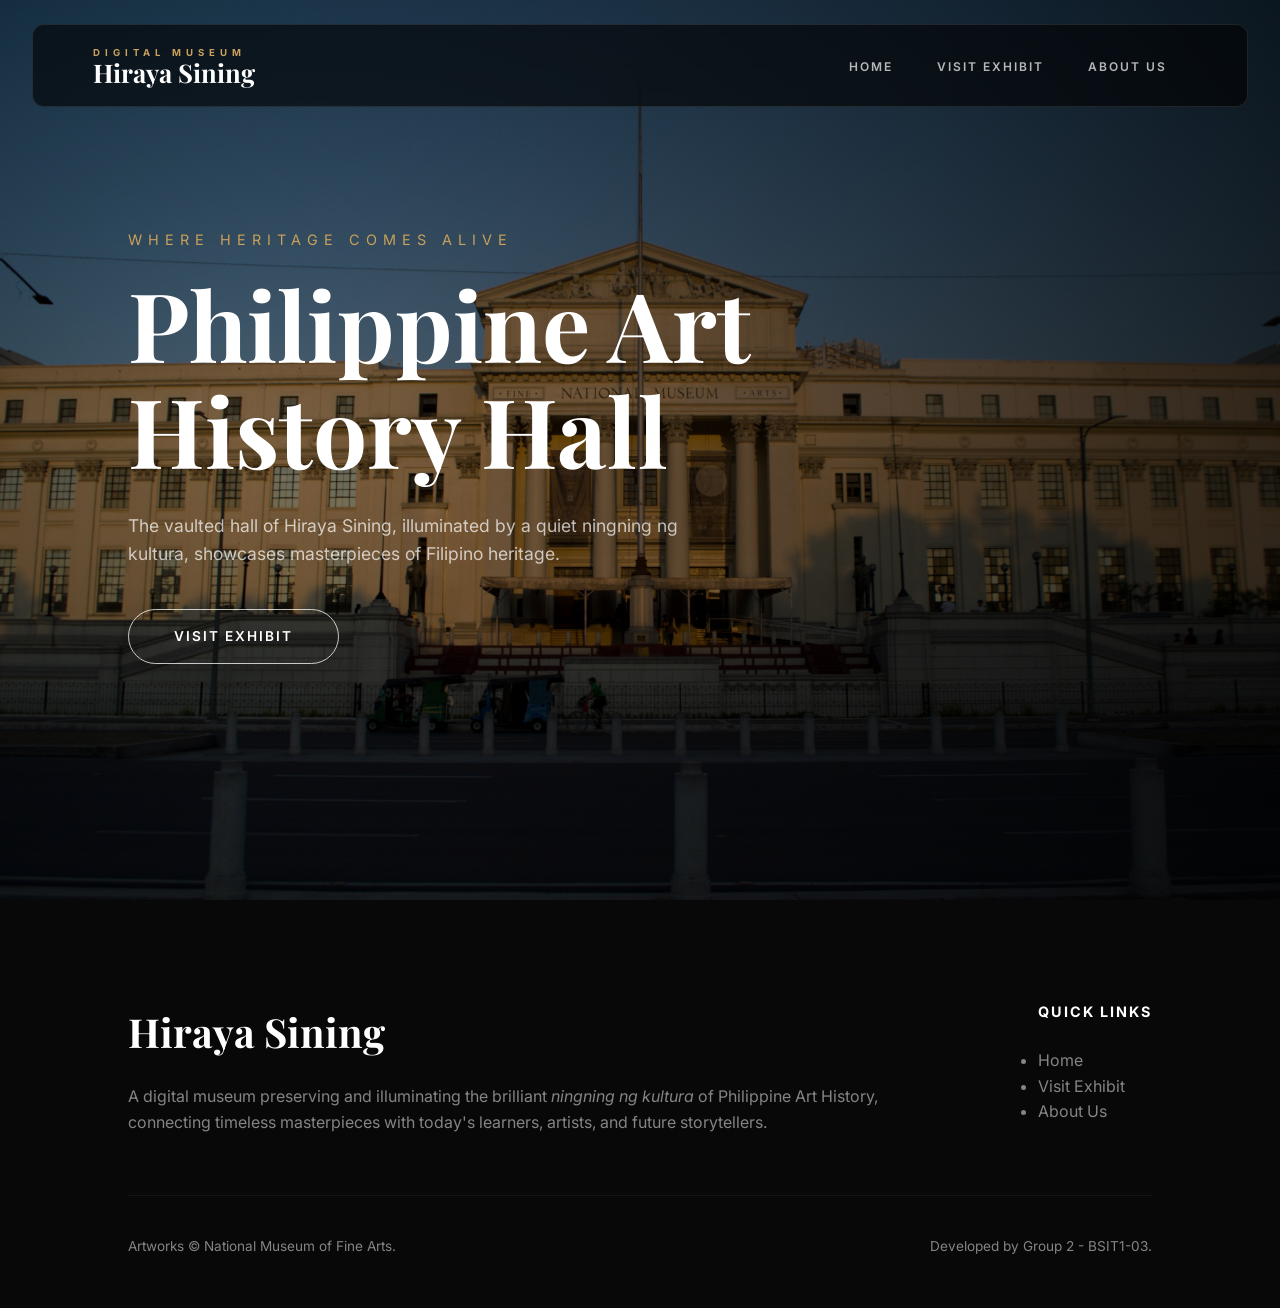
<file: index.html>
<!DOCTYPE html>
<html lang="en">

<head>
    <meta charset="UTF-8">
    <meta name="viewport" content="width=device-width, initial-scale=1.0">
    <title>Hiraya Sining - Digital Museum</title>
    <link
        href="https://fonts.googleapis.com/css2?family=Inter:wght@300;400;600;900&family=Playfair+Display:wght@600;700&display=swap"
        rel="stylesheet">
    <link rel="stylesheet" href="style.css?v=20260426-4">
</head>

<body>

    <header>
        <div class="logo-group">
            <div class="logo-top">DIGITAL MUSEUM</div>
            <div class="logo-bottom">Hiraya Sining</div>
        </div>
        <nav id="mainNav">
            <a href="index.html">HOME</a>
            <a href="gallery.html">VISIT EXHIBIT</a>
            <a href="About us.html">ABOUT US</a>
        </nav>
        <div class="menu-toggle" id="mobile-menu">
            <span class="bar"></span>
            <span class="bar"></span>
            <span class="bar"></span>
        </div>
    </header>

    <section id="home" class="hero">
        <div class="hero-overlay"></div>
        <div class="hero-content">
            <p class="subtitle">Where Heritage Comes Alive</p>
            <h1 class="title">Philippine Art History Hall</h1>
            <p class="description">The vaulted hall of Hiraya Sining, illuminated by a quiet ningning ng kultura,
                showcases masterpieces of Filipino heritage.</p>
            <a href="gallery.html" class="btn-solid">VISIT EXHIBIT</a>
        </div>
    </section>

    <footer>
        <div class="footer-content">
            <div class="footer-col footer-brand">
                <h2>Hiraya Sining</h2>
                <p>A digital museum preserving and illuminating the brilliant <em>ningning ng kultura</em> of
                    Philippine Art History, connecting timeless masterpieces with today's learners, artists, and
                    future storytellers.</p>
            </div>
            <div class="footer-col footer-links">
                <h3>Quick Links</h3>
                <ul>
                    <li><a href="index.html">Home</a></li>
                    <li><a href="gallery.html">Visit Exhibit</a></li>
                    <li><a href="About us.html">About Us</a></li>
                </ul>
            </div>
        </div>
        <div class="footer-bottom">
            <p>Artworks &copy; National Museum of Fine Arts.</p>
            <p>Developed by Group 2 - BSIT1-03.</p>
        </div>
    </footer>

    <script src="script.js?v=20260426-4"></script>
</body>

</html>
</file>
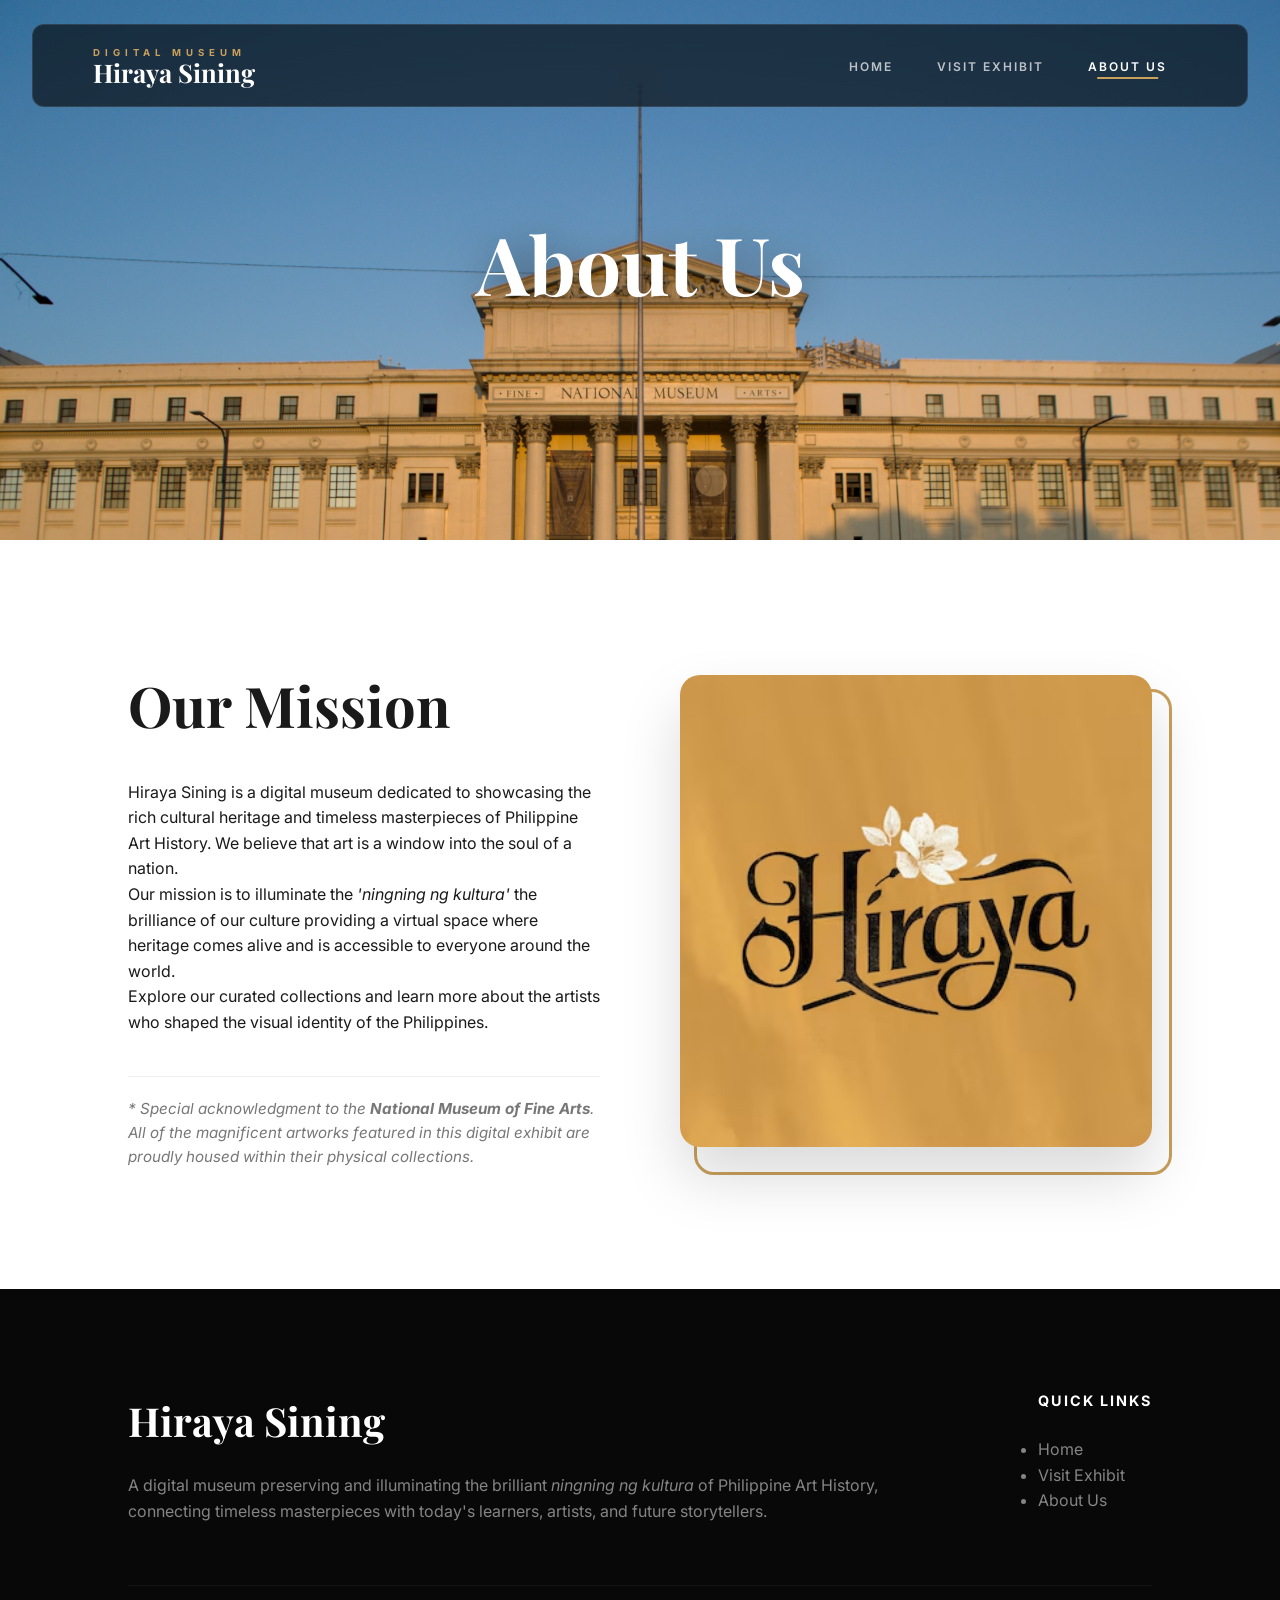
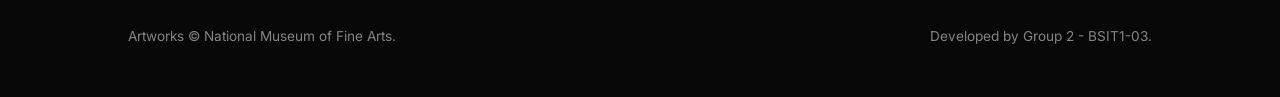
<file: About us.html>
<!DOCTYPE html>
<html lang="en">

<head>
    <meta charset="UTF-8">
    <meta name="viewport" content="width=device-width, initial-scale=1.0">
    <title>Hiraya Sining - Digital Museum</title>
    <link
        href="https://fonts.googleapis.com/css2?family=Inter:wght@300;400;600;900&family=Playfair+Display:wght@600;700&display=swap"
        rel="stylesheet">
    <link rel="stylesheet" href="style.css?v=20260426-4">
</head>

<body>

    <header>
        <div class="logo-group">
            <div class="logo-top">DIGITAL MUSEUM</div>
            <div class="logo-bottom">Hiraya Sining</div>
        </div>
        <nav id="mainNav">
            <a href="index.html">HOME</a>
            <a href="gallery.html">VISIT EXHIBIT</a>
            <a href="About us.html" class="active">ABOUT US</a>
        </nav>
        <div class="menu-toggle" id="mobile-menu">
            <span class="bar"></span>
            <span class="bar"></span>
            <span class="bar"></span>
        </div>
    </header>

    <div class="page-banner" style="background-image: url('images/National Museum goldenhour.jpg');">
        <div class="page-banner-content">
            <h1>About Us</h1>
        </div>
    </div>

    <section class="about-grid">
        <div class="about-text">
            <h2>Our Mission</h2>
            <p>Hiraya Sining is a digital museum dedicated to showcasing the rich cultural heritage and timeless
                masterpieces of Philippine Art History. We believe that art is a window into the soul of a nation.</p>
            <p>Our mission is to illuminate the <em>'ningning ng kultura'</em> the brilliance of our culture
                providing a virtual space where heritage comes alive and is accessible to everyone around the world.</p>
            <p>Explore our curated collections and learn more about the artists who shaped the visual identity of the
                Philippines.</p>
            <p
                style="margin-top: 40px; font-size: 0.95rem; color: #777; font-style: italic; border-top: 1px solid #eee; padding-top: 20px;">
                * Special acknowledgment to the <strong>National Museum of Fine Arts</strong>. All of the magnificent
                artworks featured in this digital exhibit are proudly housed within their physical collections.
            </p>
        </div>
        <div class="about-image">
            <img src="images/hiraya-elegant-floral-logo-design_1318828-5469.avif" alt="Hiraya Sining Logo">
        </div>
    </section>

    <footer>
        <div class="footer-content">
            <div class="footer-col footer-brand">
                <h2>Hiraya Sining</h2>
                <p>A digital museum preserving and illuminating the brilliant <em>ningning ng kultura</em> of
                    Philippine Art History, connecting timeless masterpieces with today's learners, artists, and
                    future storytellers.</p>
            </div>
            <div class="footer-col footer-links">
                <h3>Quick Links</h3>
                <ul>
                    <li><a href="index.html">Home</a></li>
                    <li><a href="gallery.html">Visit Exhibit</a></li>
                    <li><a href="About us.html">About Us</a></li>
                </ul>
            </div>
        </div>
        <div class="footer-bottom">
            <p>Artworks &copy; National Museum of Fine Arts.</p>
            <p>Developed by Group 2 - BSIT1-03.</p>
        </div>
    </footer>

    <script src="script.js?v=20260426-4"></script>
</body>

</html>
</file>
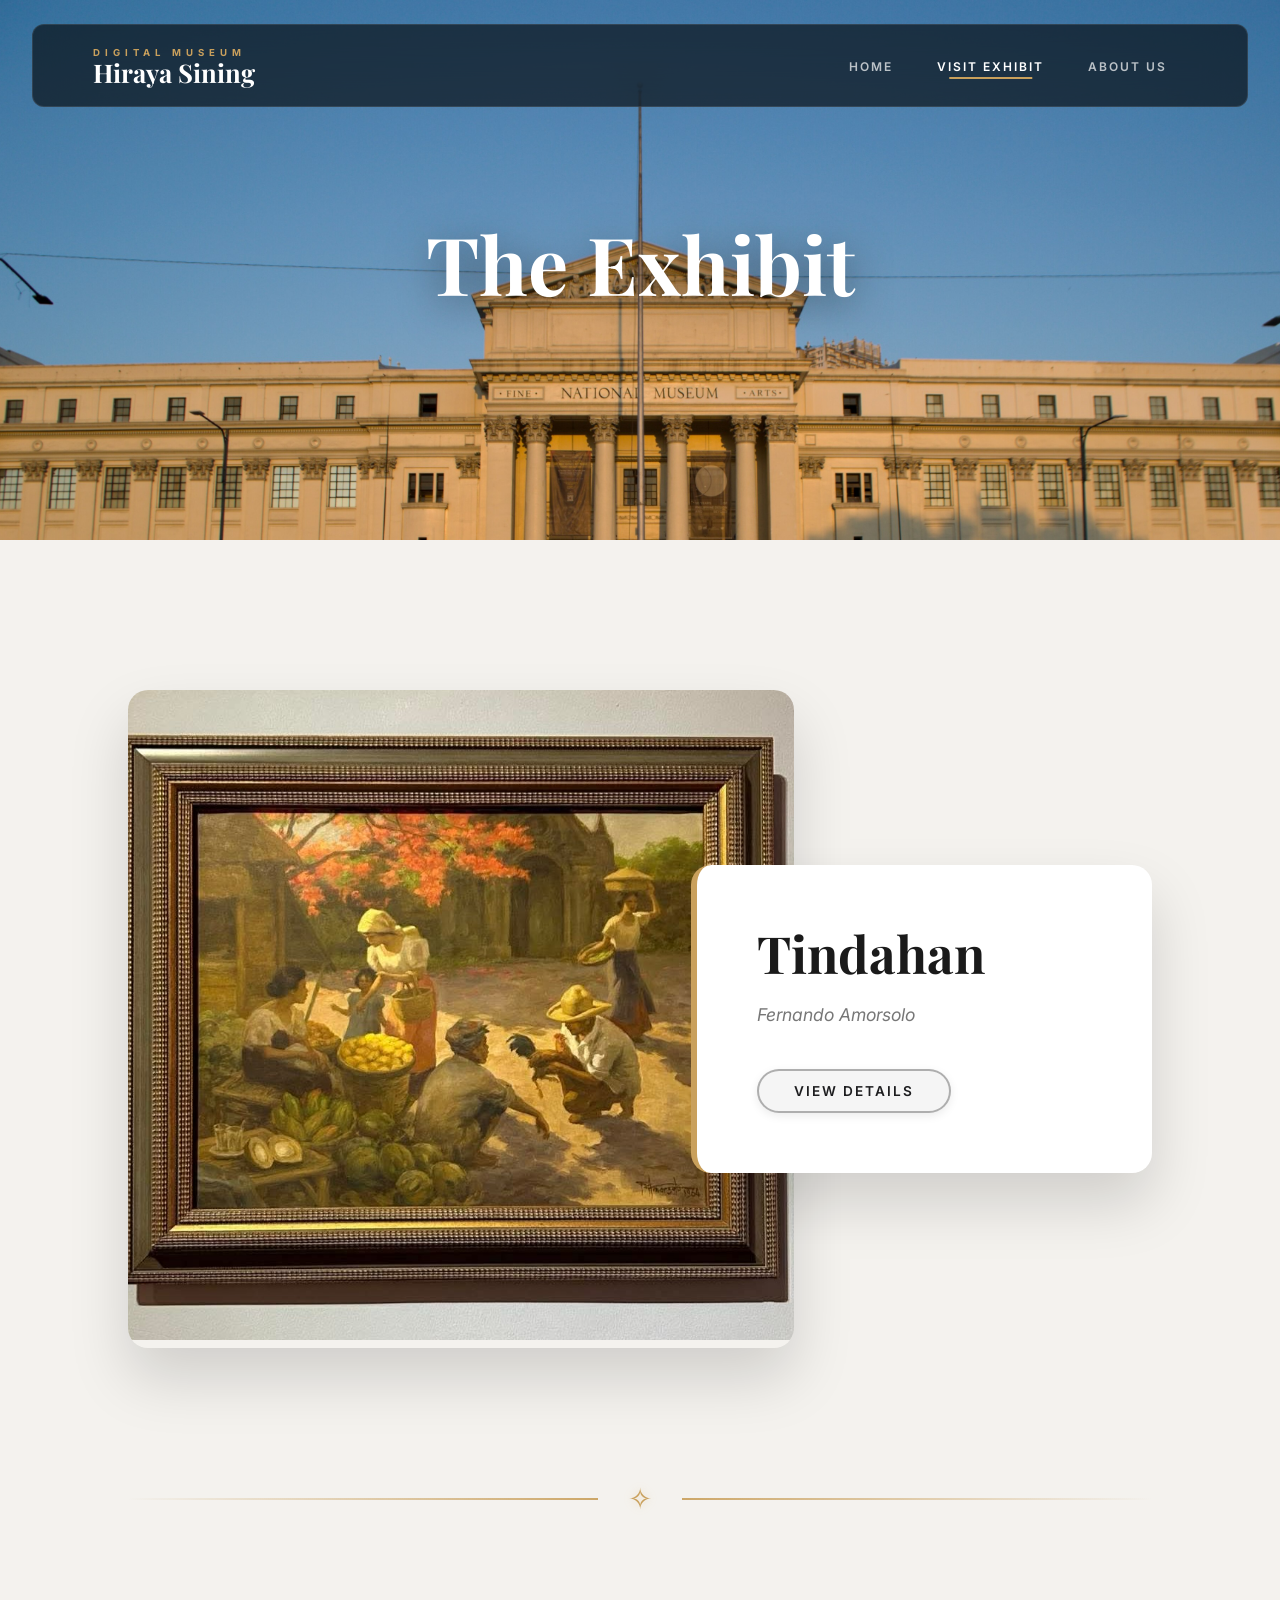
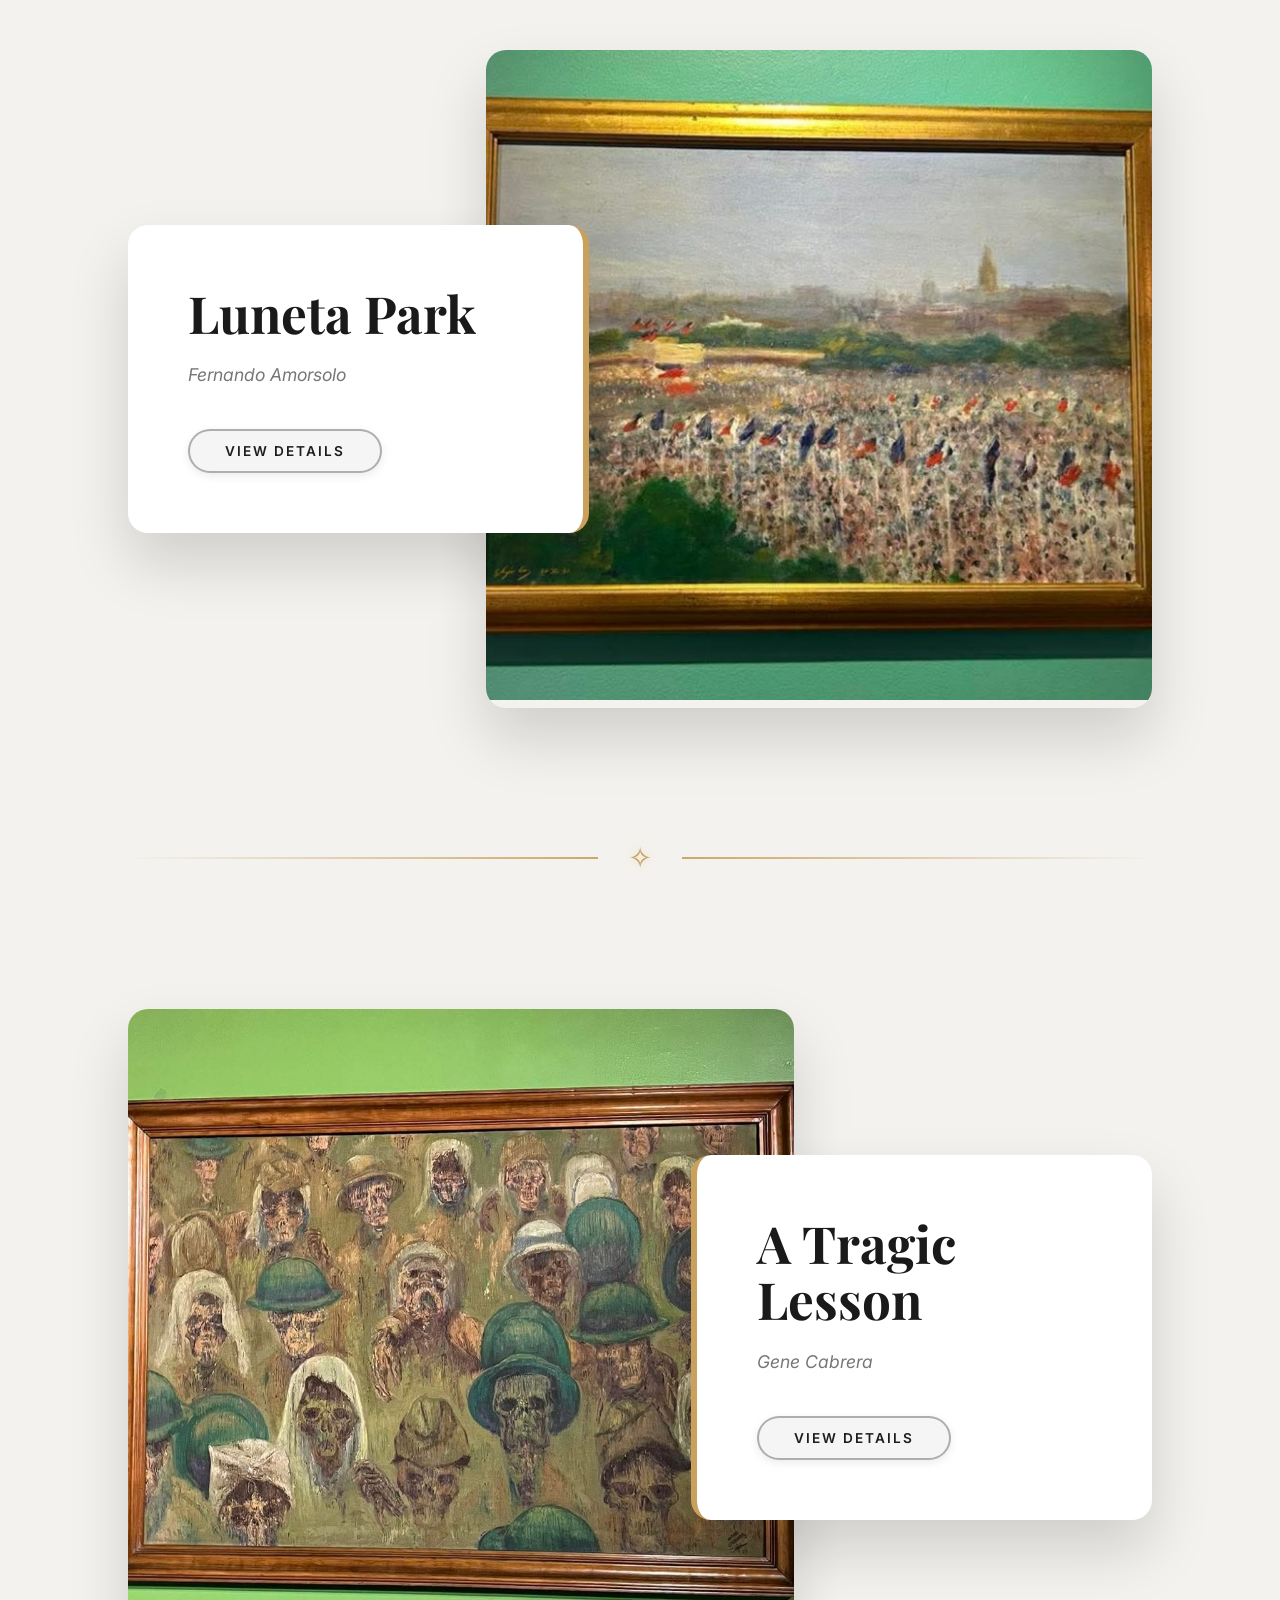
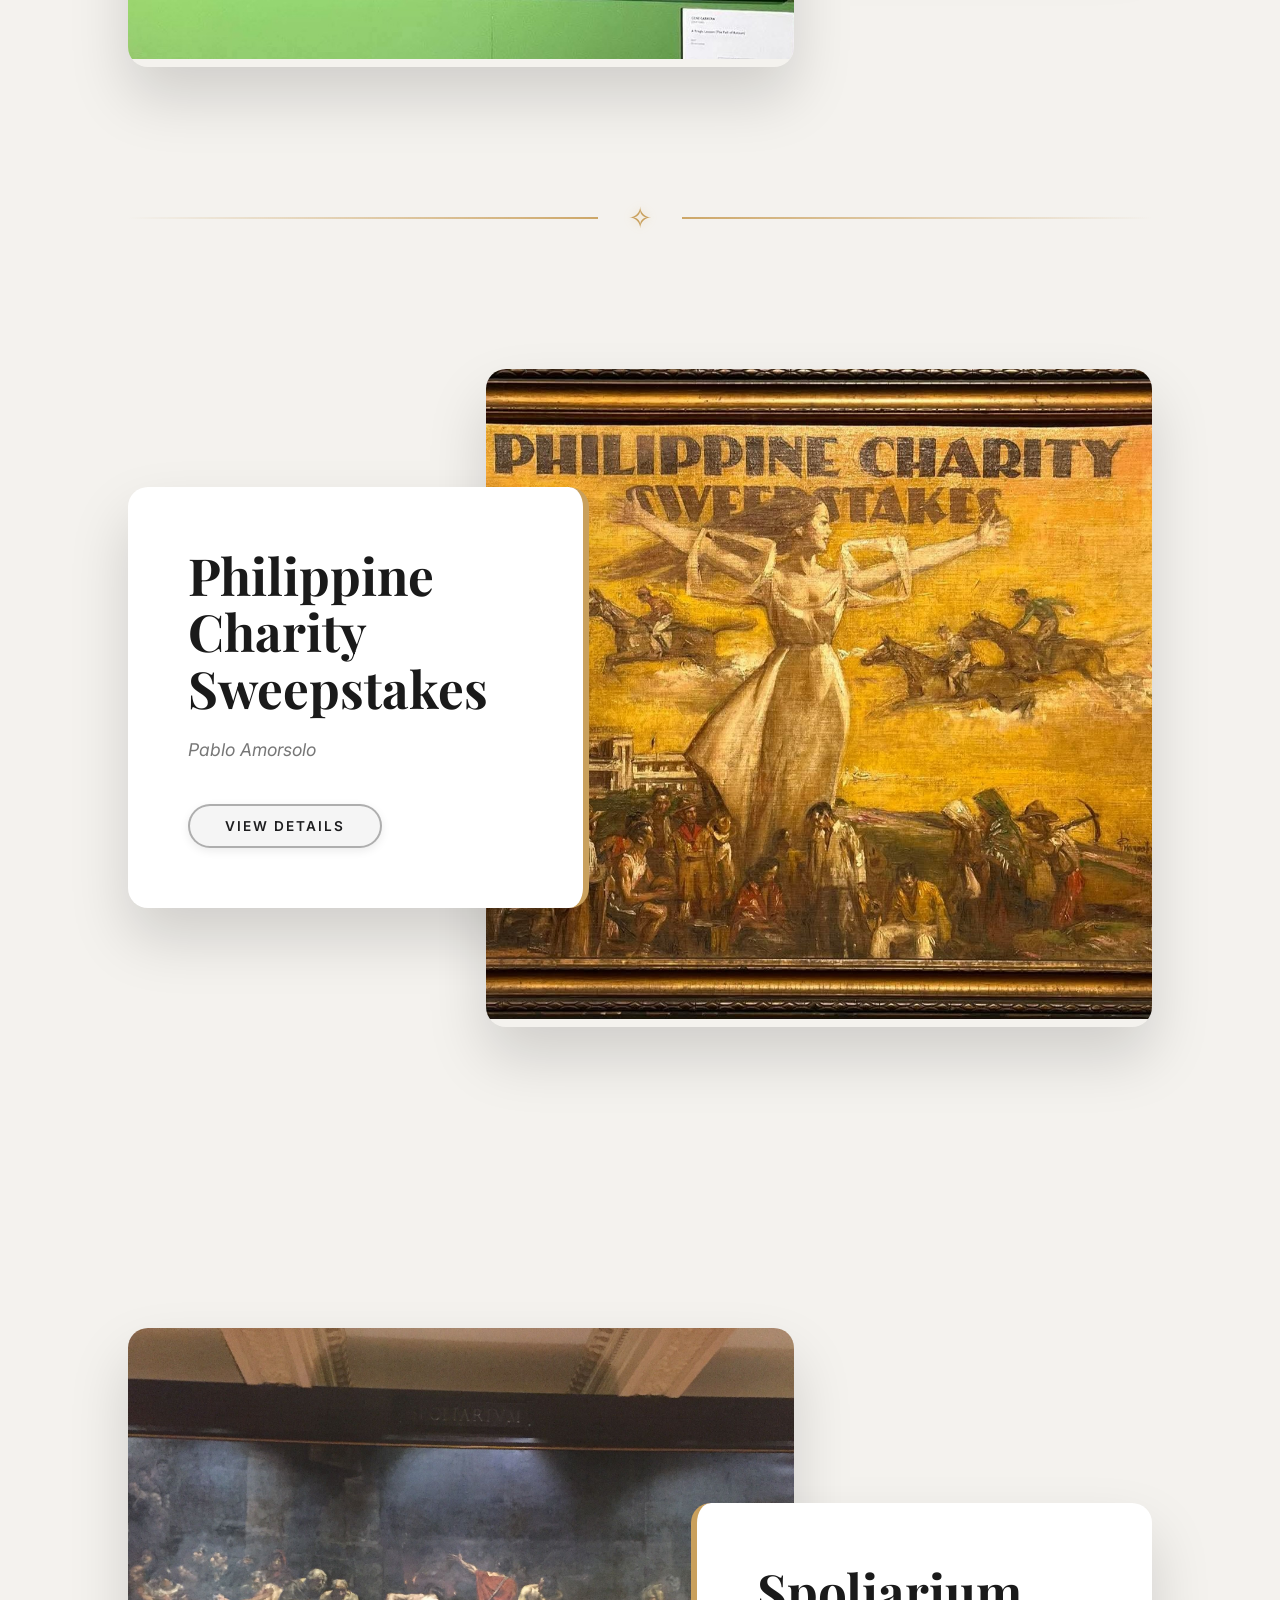
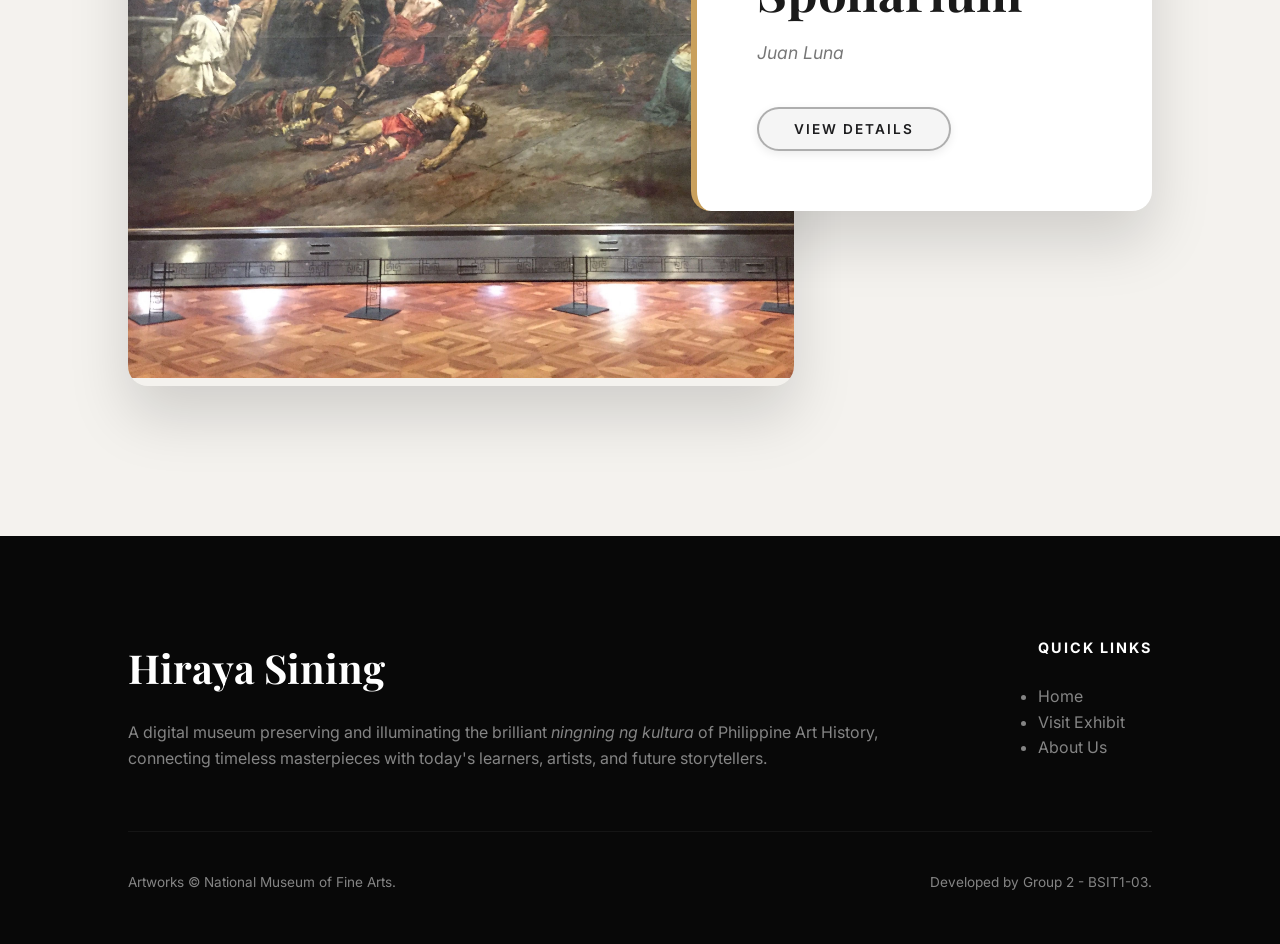
<file: gallery.html>
﻿<!DOCTYPE html>
<html lang="en">

<head>
    <meta charset="UTF-8">
    <meta name="viewport" content="width=device-width, initial-scale=1.0">
    <title>Hiraya Sining - Digital Museum</title>
    <link
        href="https://fonts.googleapis.com/css2?family=Inter:wght@300;400;600;900&family=Playfair+Display:wght@600;700&display=swap"
        rel="stylesheet">
    <link rel="stylesheet" href="style.css?v=20260426-4">
</head>

<body>

    <header>
        <div class="logo-group">
            <div class="logo-top">DIGITAL MUSEUM</div>
            <div class="logo-bottom">Hiraya Sining</div>
        </div>
        <nav id="mainNav">
            <a href="index.html">HOME</a>
            <a href="gallery.html" class="active">VISIT EXHIBIT</a>
            <a href="About us.html">ABOUT US</a>
        </nav>
        <div class="menu-toggle" id="mobile-menu">
            <span class="bar"></span>
            <span class="bar"></span>
            <span class="bar"></span>
        </div>
    </header>

    <div class="page-banner" style="background-image: url('images/National Museum goldenhour.jpg');">
        <div class="page-banner-content">
            <h1>The Exhibit</h1>
        </div>
    </div>

    <section id="gallery" class="gallery-section">
        <div class="exhibit-row">
            <div class="exhibit-image-col">
                <img src="images/Artwork 1.jpg" class="exhibit-img">
            </div>
            <div class="exhibit-text-col">

                <h3>Tindahan</h3>
                <p class="artist-name">Fernando Amorsolo</p>
                <button class="btn-detail" onclick="openModal('modal1')">VIEW DETAILS</button>
            </div>
        </div>

        <div class="masterpiece-divider"></div>

        <div class="exhibit-row reverse-row">
            <div class="exhibit-image-col">
                <img src="images/Artwork 2.jpg" class="exhibit-img">
            </div>
            <div class="exhibit-text-col">

                <h3>Luneta Park</h3>
                <p class="artist-name">Fernando Amorsolo</p>
                <button class="btn-detail" onclick="openModal('modal2')">VIEW DETAILS</button>
            </div>
        </div>

        <div class="masterpiece-divider"></div>

        <div class="exhibit-row">
            <div class="exhibit-image-col">
                <img src="images/Artwork 3.jpg" class="exhibit-img">
            </div>
            <div class="exhibit-text-col">

                <h3>A Tragic Lesson</h3>
                <p class="artist-name">Gene Cabrera</p>
                <button class="btn-detail" onclick="openModal('modal3')">VIEW DETAILS</button>
            </div>
        </div>

        <div class="masterpiece-divider"></div>

        <div class="exhibit-row reverse-row">
            <div class="exhibit-image-col">
                <img src="images/Artwork 4.jpg" class="exhibit-img"
                    onerror="this.src='images/Artwork 1.jpg'">
            </div>
            <div class="exhibit-text-col">

                <h3>Philippine Charity Sweepstakes</h3>
                <p class="artist-name">Pablo Amorsolo</p>
                <button class="btn-detail" onclick="openModal('modal4')">VIEW DETAILS</button>
            </div>
        </div>

        <div class="masterpiece-divider"></div>

        <div class="exhibit-row landscape-row">
            <div class="exhibit-image-col">
                <img src="images/Artwork 55.jpg" class="exhibit-img"
                    onerror="this.src='images/Artwork 2.jpg'">
            </div>
            <div class="exhibit-text-col">

                <h3>Spoliarium</h3>
                <p class="artist-name">Juan Luna</p>
                <button class="btn-detail" onclick="openModal('modal5')">VIEW DETAILS</button>
            </div>
        </div>
    </section>

    <div id="modal1" class="modal">
        <div class="modal-content" style="max-height: 90vh; overflow-y: auto;">
            <span class="close" onclick="closeModal('modal1')">&times;</span>
            <div class="modal-layout">
                <img src="images/Artwork 1.jpg" class="modal-img">
                <div class="modal-info">
                    <h2>Tindahan</h2>
                    <p><strong>Artist:</strong> Fernando Amorsolo | <strong>Year:</strong> 1964
                    <p><strong>Medium:</strong> Oil on canvas</p>
                    <p><strong>Location:</strong> National Museum of Fine Arts, Philippines</p>
                    <p><strong>Significance:</strong> Represents the "Amorsolo School" style, which defined Philippine commercial and fine art for decades.</p>
                    <hr>
                    <p><strong>About:</strong> This painting by Fernando Amorsolo depicts a vibrant provincial market scene, capturing the essence of rural Filipino life. It celebrates the "Golden Period" of the Philippines, using idealized light and pastoral imagery to symbolize national peace, cultural identity, and the bountiful nature of the land.</p>
                    <div class="btn-explore-container">
                        <button class="btn-explore" onclick="toggleExplore('explore1')">EXPLORE MORE</button>
                    </div>
                </div>
            </div>

            <div id="explore1" class="explore-section">
                <div class="explore-header">
                    <span class="explore-header-line"></span>
                    <h2 class="explore-heading">Detailed review</h2>
                    <span class="explore-header-line"></span>
                </div>

                <div class="explore-grid">
                    <div class="explore-card">
                        <h3 class="explore-title">Subject</h3>
                        <p>The painting depicts a peaceful provincial market where locals gather under the shade of a flowering tree.</p>
                        <br>
                        <ul class="explore-list">
                            <li>Vendors and townspeople interacting around a bustling fruit stand.</li>
                            <li>Women in traditional attire tending to baskets of mangoes while engaging warmly with a young child.</li>
                            <li>A man crouching with a rooster in hand, offering a subtle nod to the cultural tradition of sabong (cockfighting).</li>
                            <li>A vibrant, blooming Fire Tree and an old stone structure, likely a church or colonial building, framing the background.</li>
                        </ul>
                    </div>

                    <div class="explore-card">
                        <h3 class="explore-title">Content</h3>
                        <p>It serves as a tribute to the resilience and beauty of the Filipino spirit through agricultural abundance.</p>
                        <br>
                        <ul class="explore-list">
                            <li>Abundance of natural resources.</li>
                            <li>Harmony within rural communities.</li>
                            <li>Idealized provincial Filipino life.</li>
                            <li>Resilience through peaceful labor.</li>
                        </ul>
                    </div>

                    <div class="explore-card">
                        <h3 class="explore-title">Context</h3>
                        <p>Created in 1950, the artwork reflects the post-war era's nostalgic search for a pure, untainted national soul. Amorsolo achieves this by:</p>
                        <br>
                        <ul class="explore-list">
                            <li>Post-war search for identity.</li>
                            <li>Romancing the Philippine countryside.</li>
                            <li>Defining the national aesthetic.</li>
                            <li>Preserving traditional cultural roots.</li>
                        </ul>
                    </div>

                    <div class="explore-card">
                        <h3 class="explore-title">Art Elements &amp; Interpretation</h3>
                        <ul class="explore-list">
                            <li><strong>Golden light:</strong> Evokes a deep sense of warmth and comfort.</li>
                            <li><strong>Backlighting:</strong> Creates a divine, luminous glow around the subjects.</li>
                            <li><strong>Warm colors:</strong> Signify enduring optimism and vitality.</li>
                            <li><strong>Soft textures:</strong> Impart a gentle, nostalgic feel to the overall scene.</li>
                        </ul>
                    </div>
                </div>
                <div class="btn-explore-container">
                    <button class="btn-explore" onclick="toggleExplore('explore1')">SHOW LESS</button>
                </div>
            </div>
        </div>
    </div>

    <div id="modal2" class="modal">
        <div class="modal-content" style="max-height: 90vh; overflow-y: auto;">
            <span class="close" onclick="closeModal('modal2')">&times;</span>
            <div class="modal-layout">
                <img src="images/Artwork 2.jpg" class="modal-img">
                <div class="modal-info">
                    <h2>Luneta Park</h2>
                    <p><strong>Title:</strong> Luneta Park</p>
                    <p><strong>Artist:</strong> Fernando Amorsolo | <strong>Year:</strong> 1950s</p>
                    <p><strong>Medium:</strong> Oil on canvas</p>
                    <p><strong>Location:</strong> National Museum of Fine Arts, Philippines</p>
                    <p><strong>Art Movement/Style:</strong> Impressionism</p>
                    <hr>
                    <p><strong>About:</strong> This painting by Fernando Amorsolo depicts a lively public gathering at Luneta Park, capturing the essence of everyday Filipino life in a significant national space. It reflects a moment of collective energy, where the crowd becomes the focal point rather than individual figures. Through its bright atmosphere and dynamic composition, the artwork conveys a sense of unity, national identity, and the shared experiences of the Filipino people.</p>
                    <div class="btn-explore-container">
                        <button class="btn-explore" onclick="toggleExplore('explore2')">EXPLORE MORE</button>
                    </div>
                </div>
            </div>

            <div id="explore2" class="explore-section">
                <div class="explore-header">
                    <span class="explore-header-line"></span>
                    <h2 class="explore-heading">Detailed review</h2>
                    <span class="explore-header-line"></span>
                </div>

                <div class="explore-grid">
                    <div class="explore-card">
                        <h3 class="explore-title">Subject</h3>
                        <p>The painting shows a massive crowd gathered at Rizal Park.</p>
                        <br>
                        <ul class="explore-list">
                            <li>Thousands of densely packed figures, demonstrating the sheer scale of the gathering.</li>
                            <li>Numerous small flags scattered throughout the crowd, adding pops of color and movement.</li>
                            <li>Wide-open green spaces framed by lush trees, with a subtle cityscape resting in the distance.</li>
                            <li>An elevated viewpoint that perfectly captures the magnitude of the event.</li>
                        </ul>
                    </div>

                    <div class="explore-card">
                        <h3 class="explore-title">Content</h3>
                        <p>Celebrates Filipino public life and shared spaces.</p>
                        <br>
                        <ul class="explore-list">
                            <li>Suggests nationalism or civic pride (through flags and crowd unity).</li>
                            <li>Highlights community, leisure, or possibly a historic/public event.</li>
                            <li>Focuses on collective identity rather than individuals.</li>
                            <li>Reflects optimism and social harmony, contrasting with darker war-themed works.</li>
                        </ul>
                    </div>

                    <div class="explore-card">
                        <h3 class="explore-title">Context</h3>
                        <ul class="explore-list">
                            <li>Rizal Park is a historic site tied to national identity.</li>
                            <li>Public gatherings there often relate to national celebrations, city events, or political activity.</li>
                            <li>Fernando Amorsolo is known for depicting idealized Filipino life during the American colonial period.</li>
                            <li>The painting reflects a more peaceful, communal side of Philippine history.</li>
                        </ul>
                    </div>

                    <div class="explore-card">
                        <h3 class="explore-title">Art Elements &amp; Interpretation</h3>
                        <ul class="explore-list">
                            <li><strong>Color:</strong> Bright yet soft tones, with light-filled atmosphere typical of Amorsolo.</li>
                            <li><strong>Texture:</strong> Loose brushwork creates movement and energy.</li>
                            <li><strong>Form:</strong> Figures are simplified, blending into a unified mass.</li>
                            <li><strong>Composition:</strong> Wide and panoramic, emphasizing scale and openness.</li>
                        </ul>
                    </div>
                </div>
                <div class="btn-explore-container">
                    <button class="btn-explore" onclick="toggleExplore('explore2')">SHOW LESS</button>
                </div>
            </div>
        </div>
    </div>

    <div id="modal3" class="modal">
        <div class="modal-content" style="max-height: 90vh; overflow-y: auto;">
            <span class="close" onclick="closeModal('modal3')">&times;</span>
            <div class="modal-layout">
                <img src="images/Artwork 3.jpg" class="modal-img">
                <div class="modal-info">
                    <h2>A Tragic Lesson</h2>
                    <p><strong>Title:</strong> A Tragic Lesson (The Fall of Bataan)</p>
                    <p><strong>Artist:</strong> Gene Cabrera | <strong>Year:</strong> 1957</p>
                    <p><strong>Medium:</strong> Oil on canvas</p>
                    <p><strong>Location:</strong> National Museum of Fine Arts, Philippines</p>
                    <p><strong>Art Movement/Style:</strong> Expressionism / Social Realism</p>
                    <hr>
                    <p><strong>About:</strong> A Tragic Lesson by Filipino artist Gene Cabrera is a powerful and
                        harrowing portrayal of the pain and immense loss experienced during the Fall of Bataan in
                        World War II. Through its haunting, macabre imagery, the artwork serves as a stark reminder
                        of the harsh realities of war and the critical importance of remembering history's darkest
                        chapters.</p>
                    <div class="btn-explore-container">
                        <button class="btn-explore" onclick="toggleExplore('explore3')">EXPLORE MORE</button>
                    </div>
                </div>
            </div>

            <div id="explore3" class="explore-section">
                <div class="explore-header">
                    <span class="explore-header-line"></span>
                    <h2 class="explore-heading">Detailed review</h2>
                    <span class="explore-header-line"></span>
                </div>

                <div class="explore-grid">
                   
                    <div class="explore-card">

                        <h3 class="explore-title">Subject</h3>
                         <p>The painting depicts a haunting crowd of skeletal figures and skulls, many wearing military helmets, staring out at the viewer.</p>
                            <br>
                        <ul class="explore-list">
                            <li>Group of human figures with skull-like faces.</li>
                            <li>People wearing hats (some look like soldiers or civilians).</li>
                            <li>Faces appear lifeless, hollow, and haunting.</li>
                            <li>Crowded composition showing suffering and death.</li>
                        </ul>
                    </div>

                 
                    <div class="explore-card">

                        <h3 class="explore-title">Content</h3>
                        <p>It serves as a stark memorial to the atrocities of the Battle of Bataan, emphasizing the tragic loss of countless soldiers and civilians during the conflict.</p>
                        <br>
                        <ul class="explore-list">
                            <li>Represents the tragedy of war, especially the Fall of Bataan.</li>
                            <li>Shows the suffering, loss, and death of many Filipinos.</li>
                            <li>Serves as a reminder of the cruelty of war and colonial invasion.</li>
                            <li>Encourages viewers to learn from history and avoid repeating it.</li>
                        </ul>
                    </div>

                    
                    <div class="explore-card">

                        <h3 class="explore-title">Context</h3>
                        <ul class="explore-list">
                            <li>Inspired by World War II in the Philippines.</li>
                            <li>Connected to the Fall of Bataan (1942) during Japanese invasion.</li>
                            <li>Reflects the hardships of Filipino soldiers and civilians.</li>
                            <li>Created to preserve memory and raise awareness of past tragedies.</li>
                        </ul>
                    </div>

                  
                    <div class="explore-card">

                        <h3 class="explore-title">Art Elements &amp; Interpretation</h3>
                        <ul class="explore-list">
                            <li><strong>Color:</strong> Earthy, dull tones create a dark and somber mood.</li>
                            <li><strong>Texture:</strong> Rough brushstrokes add emotion and intensity.</li>
                            <li><strong>Form:</strong> Distorted faces emphasize pain and suffering.</li>
                            <li><strong>Composition:</strong> Crowded figures show overwhelming loss and chaos.</li>
                            <li><strong>Light:</strong> Natural sunlight enhances warmth and vitality.</li>
                        </ul>
                    </div>
                </div>
                <div class="btn-explore-container">
                    <button class="btn-explore" onclick="toggleExplore('explore3')">SHOW LESS</button>
                </div>
            </div>
        </div>
    </div>

    <div id="modal4" class="modal">
        <div class="modal-content" style="max-height: 90vh; overflow-y: auto;">
            <span class="close" onclick="closeModal('modal4')">&times;</span>
            <div class="modal-layout">
                <img src="images/Artwork 4.jpg" class="modal-img" onerror="this.src='images/Artwork 1.jpg'">
                <div class="modal-info">
                    <h2>Philippine Charity Sweepstakes</h2>
                    <p><strong>Title:</strong> Philippine Charity Sweepstakes</p>
                    <p><strong>Artist:</strong> Pablo Amorsolo | <strong>Year:</strong> 1938</p>
                    <p><strong>Medium:</strong> Oil on canvas</p>
                    <p><strong>Location:</strong> National Museum of Fine Arts, Philippines</p>
                    <p><strong>Art Movement/Style:</strong> Classical Realism / Academic Art</p>
                    <hr>
                    <p><strong>About:</strong> Philippine Charity Sweepstakes by Pablo Amorsolo is a striking
                        allegorical painting that illustrates the power of social welfare, demonstrating how organized
                        compassion and institutional aid uplift the Filipino people.</p>
                    <div class="btn-explore-container">
                        <button class="btn-explore" onclick="toggleExplore('explore4')">EXPLORE MORE</button>
                    </div>
                </div>
            </div>

            <div id="explore4" class="explore-section">
                <div class="explore-header">
                    <span class="explore-header-line"></span>
                    <h2 class="explore-heading">Detailed review</h2>
                    <span class="explore-header-line"></span>
                </div>

                <div class="explore-grid">
                   
                    <div class="explore-card">

                        <h3 class="explore-title">Subject</h3>
                        <p>The painting shows a large central female figure symbolizing charity, standing above a group of Filipino people from different social backgrounds.</p>
                        <br>    
                        <ul class="explore-list">
                            <li>The woman raises her arms as if offering help or guidance.</li>
                            <li>Below her are workers, families, and individuals in need.</li>
                            <li>In the background, horse riders are engaged in a race.</li>
                            <li>A building is visible, representing an institution or public office.</li>
                        </ul>
                    </div>

                 
                    <div class="explore-card">

                        <h3 class="explore-title">Content</h3>
                        <p>The Philippine Charity Sweepstakes conveys a deeper symbolic meaning about generosity and social responsibility:</p>
                        <br>   
                        <ul class="explore-list">
                            <li>It represents compassion, unity, and public service.</li>
                            <li>The central figure symbolizes charity and hope.</li>
                            <li>The people below represent those who benefit from aid.</li>
                            <li>The horse race symbolizes fundraising activities.</li>
                        </ul>
                    </div>

                   
                    <div class="explore-card">

                        <h3 class="explore-title">Context</h3>
                        <ul class="explore-list">
                            <li>Painted in 1938 during the American colonial period.</li>
                            <li>Connected to the Philippine Charity Sweepstakes Office (PCSO).</li>
                            <li>Reflects the development of organized social welfare programs.</li>
                            <li>Shows how institutions began helping the public through structured systems.</li>
                        </ul>
                    </div>

                   
                    <div class="explore-card">

                        <h3 class="explore-title">Art Elements &amp; Interpretation</h3>
                        <ul class="explore-list">
                            <li><strong>Color:</strong> Warm golden tones &rarr; optimism, hope, unity.</li>
                            <li><strong>Lighting:</strong> Bright focus on central figure &rarr; importance of charity.
                            </li>
                            <li><strong>Composition:</strong> Centralized figure &rarr; emphasis on guidance and
                                protection.</li>
                            <li><strong>Scale:</strong> Larger figure &rarr; symbolizes power and influence of charity.
                            </li>
                        </ul>
                    </div>
                </div>
                <div class="btn-explore-container">
                    <button class="btn-explore" onclick="toggleExplore('explore4')">SHOW LESS</button>
                </div>
            </div>
        </div>
    </div>

    <div id="modal5" class="modal">
        <div class="modal-content" style="max-height: 90vh; overflow-y: auto;">
            <span class="close" onclick="closeModal('modal5')">&times;</span>
            <div class="modal-layout">
                <img src="images/Artwork 55.jpg" class="modal-img" onerror="this.src='images/Artwork 2.jpg'">
                <div class="modal-info">
                    <h2>Spoliarium</h2>
                    <p><strong>Artist:</strong> Juan Luna | <strong>Year:</strong> 1884</p>
                    <p><strong>Medium:</strong> Oil on canvas</p>
                    <p><strong>Location:</strong> National Museum of Fine Arts, Philippines</p>
                    <p><strong>Significance:</strong> Won the first gold medal at the Exposición Nacional de Bellas
                        Artes in Madrid, proving Filipino artistic brilliance on the world stage.</p>
                    <hr>
                    <p><strong>About:</strong> Spoliarium by Juan Luna shows fallen gladiators being dragged away
                        after battle. Beyond its literal scene, it symbolizes oppression and the loss of human
                        dignity, often interpreted as a reflection of the suffering of Filipinos during Spanish
                        colonization.</p>
                    <div class="btn-explore-container">
                        <button class="btn-explore" onclick="toggleExplore('explore5')">EXPLORE MORE</button>
                    </div>
                </div>
            </div>

            <div id="explore5" class="explore-section">
                <div class="explore-header">
                    <span class="explore-header-line"></span>
                    <h2 class="explore-heading">Detailed review</h2>
                    <span class="explore-header-line"></span>
                </div>

                <div class="explore-grid">
                 
                    <div class="explore-card">

                        <h3 class="explore-title">Subject</h3>
                        <ul class="explore-list">
                            <li>Bloodied, lifeless gladiators being ruthlessly dragged into the dark basement of the Colosseum.</li>
                            <li>Roman attendants pulling the bodies, stripping the fallen fighters of their armor and dignity.</li>
                            <li>Grieving figures and mourning families huddled in the shadowy corners of the room.</li>
                        </ul>
                    </div>

                 
                    <div class="explore-card">

                        <h3 class="explore-title">Content</h3>
                        <p>The Spoliarium is not just about gladiators it carries a deeper symbolic meaning:</p>
                        <br>
                        <ul class="explore-list">
                            <li>It represents oppression, injustice, and human suffering.</li>
                            <li>The fallen gladiators symbolize people who were abused and powerless.</li>
                            <li>The dark and chaotic scene reflects cruelty of those in power.</li>
                        </ul>
                    </div>

                    
                    <div class="explore-card">

                        <h3 class="explore-title">Context</h3>
                        <ul class="explore-list">
                            <li>Painted during the Spanish colonial era while Luna was living in Europe.</li>
                            <li>Deeply aligned with the ideals of the Propaganda Movement, the painting served as
                                proof that Filipinos were intellectually and artistically equal to their European
                                colonizers.</li>
                        </ul>
                    </div>

                    <!-- Row 2, Right -->
                    <div class="explore-card">

                        <h3 class="explore-title">Art Elements &amp; Interpretation</h3>
                        <ul class="explore-list">
                            <li><strong>Color:</strong> Dark tones -> sadness, death, oppression.</li>
                            <li><strong>Lighting:</strong> Focus on the dead body -> emphasizes tragedy.</li>
                            <li><strong>Composition:</strong> Bodies dragged diagonally -> movement and chaos.</li>
                            <li><strong>Texture:</strong> Rough and dramatic -> intensifies emotion.</li>
                        </ul>
                    </div>
                </div>
                <div class="btn-explore-container">
                    <button class="btn-explore" onclick="toggleExplore('explore5')">SHOW LESS</button>
                </div>
            </div>
        </div>
    </div>

    <footer>
        <div class="footer-content">
            <div class="footer-col footer-brand">
                <h2>Hiraya Sining</h2>
                <p>A digital museum preserving and illuminating the brilliant <em>ningning ng kultura</em> of
                    Philippine Art History, connecting timeless masterpieces with today's learners, artists, and
                    future storytellers.</p>
            </div>
            <div class="footer-col footer-links">
                <h3>Quick Links</h3>
                <ul>
                    <li><a href="index.html">Home</a></li>
                    <li><a href="gallery.html">Visit Exhibit</a></li>
                    <li><a href="About us.html">About Us</a></li>
                </ul>
            </div>
        </div>
        <div class="footer-bottom">
            <p>Artworks &copy; National Museum of Fine Arts.</p>
            <p>Developed by Group 2 - BSIT1-03.</p>
        </div>
    </footer>

    <script src="script.js?v=20260426-4"></script>
</body>

</html>
</file>
<file: style.css>
﻿:root {
    --primary-gold: #c9a05c;
    --primary-gold-dark: #8a6d3b;
    --primary-gold-light: #e0b976;
    --bg-dark: #080808;
    --bg-light: #ffffff;
    --bg-secondary: #f4f2ee;
    --text-dark: #1a1a1a;
    --text-light: #ffffff;
    --text-muted: #777777;
    --glass-bg: rgba(0, 0, 0, 0.6);
    --glass-border: rgba(255, 255, 255, 0.1);
    --transition-smooth: all 0.6s cubic-bezier(0.23, 1, 0.32, 1);
    --shadow-soft: 0 10px 40px rgba(0, 0, 0, 0.05);
    --shadow-strong: 0 30px 60px rgba(0, 0, 0, 0.15);
    --shadow-gold: 0 10px 30px rgba(201, 160, 92, 0.2);
}

/* General Reset */
* {
    margin: 0;
    padding: 0;
    box-sizing: border-box;
    font-family: 'Inter', sans-serif;
    scroll-behavior: smooth;
}

html,
body {
    overflow-x: hidden;
    width: 100%;
    max-width: 100%;
    -ms-overflow-style: none;  /* IE and Edge */
    scrollbar-width: none;  /* Firefox */
}

html {
    overflow-x: clip;
}

::-webkit-scrollbar {
    display: none;
}

body {
    background-color: var(--bg-light);
    color: var(--text-dark);
    line-height: 1.6;
    animation: pageEnter 0.35s ease;
    overflow-x: clip;
    position: relative;
    overscroll-behavior-x: none;
}

body.modal-open {
    overflow: hidden !important;
}

@keyframes zoomIn {
    from {
        transform: scale(0.9);
        opacity: 0;
    }

    to {
        transform: scale(1);
        opacity: 1;
    }
}

@keyframes fadeIn {
    from {
        opacity: 0;
    }

    to {
        opacity: 1;
    }
}

@keyframes headerSlideDown {
    from {
        opacity: 0;
        transform: translate(-50%, -30px);
    }

    to {
        opacity: 1;
        transform: translate(-50%, 0);
    }
}

@keyframes pageEnter {
    from {
        opacity: 0;
    }

    to {
        opacity: 1;
    }
}



header {
    display: flex;
    justify-content: space-between;
    align-items: center;
    padding: 20px 60px;
    background: var(--glass-bg);
    backdrop-filter: blur(20px);
    -webkit-backdrop-filter: blur(20px);
    border: 1px solid var(--glass-border);
    width: 95%;
    max-width: 1400px;
    border-radius: 12px;
    position: fixed;
    top: 24px;
    left: 50%;
    right: auto;
    margin: 0;
    transform: translateX(-50%);
    z-index: 2500;
    animation: headerSlideDown 1s cubic-bezier(0.165, 0.84, 0.44, 1);
    transition: var(--transition-smooth);
}

header:hover {
    background: rgba(0, 0, 0, 0.8);
    box-shadow: 0 20px 40px rgba(0, 0, 0, 0.2);
}

header.is-scrolled {
    top: 14px;
    background: rgba(0, 0, 0, 0.82);
    box-shadow: 0 24px 46px rgba(0, 0, 0, 0.26);
}

.page-transition-overlay {
    position: fixed;
    inset: 0;
    background: rgba(0, 0, 0, 0.75);
    opacity: 0;
    pointer-events: none;
    z-index: 1500;
    transition: opacity 0.28s ease;
}

body.is-leaving .page-transition-overlay {
    opacity: 1;
}

body.modal-open .page-transition-overlay {
    opacity: 0 !important;
}

.logo-top {
    font-size: 0.6rem;
    font-weight: 700;
    color: var(--primary-gold);
    letter-spacing: 5px;
    text-transform: uppercase;
}

.logo-bottom {
    font-family: 'Playfair Display', serif;
    font-size: 1.6rem;
    font-weight: 700;
    color: var(--text-light);
    line-height: 1;
}

nav a {
    text-decoration: none;
    color: rgba(255, 255, 255, 0.7);
    margin: 0 20px;
    font-size: 0.75rem;
    font-weight: 600;
    letter-spacing: 2px;
    transition: var(--transition-smooth);
    position: relative;
    text-transform: uppercase;
}

nav a:hover,
nav a.active {
    color: var(--text-light);
}

nav a::after {
    content: '';
    position: absolute;
    bottom: -5px;
    left: 50%;
    width: 0;
    height: 2px;
    background: var(--primary-gold);
    transition: var(--transition-smooth);
    transform: translateX(-50%);
}

nav a:hover::after,
nav a.active::after {
    width: min(78%, 96px);
}

/* Mobile Toggle */
.menu-toggle {
    display: none;
    flex-direction: column;
    justify-content: space-between;
    width: 30px;
    height: 21px;
    cursor: pointer;
    z-index: 1001;
}

.menu-toggle .bar {
    height: 3px;
    width: 100%;
    background-color: var(--text-light);
    border-radius: 10px;
    transition: var(--transition-smooth);
}

@media (max-width: 768px) {
    header {
        padding: 15px 25px;
        width: calc(100% - 24px);
        top: 16px;
        border-radius: 12px;
        left: 12px;
        transform: none;
    }

    header.is-scrolled {
        top: 10px;
    }

    .menu-toggle {
        display: flex;
    }

    nav {
        position: fixed;
        top: 0;
        right: 0;
        width: 100%;
        height: 100vh;
        background: rgba(10, 10, 10, 0.98);
        backdrop-filter: blur(20px);
        display: flex;
        flex-direction: column;
        align-items: center;
        justify-content: center;
        transition: var(--transition-smooth);
        transform: translateX(100%);
        opacity: 0;
        visibility: hidden;
        pointer-events: none;
        z-index: 1000;
    }

    nav.active {
        transform: translateX(0);
        opacity: 1;
        visibility: visible;
        pointer-events: auto;
    }

    nav a {
        margin: 20px 0;
        font-size: 1.5rem;
    }

    /* Hamburger Animation */
    #mobile-menu.is-active .bar:nth-child(2) {
        opacity: 0;
    }

    #mobile-menu.is-active .bar:nth-child(1) {
        transform: translateY(9px) rotate(45deg);
    }

    #mobile-menu.is-active .bar:nth-child(3) {
        transform: translateY(-9px) rotate(-45deg);
    }
}


.hero {
    position: relative;
    height: 100vh;
    background-color: var(--bg-dark);
    background-image: url('images/National Museum goldenhour.jpg');
    background-size: cover;
    background-position: center;
    display: flex;
    align-items: center;
    padding: 0 10%;
}

.hero-overlay {
    position: absolute;
    top: 0;
    left: 0;
    width: 100%;
    height: 100%;
    background: radial-gradient(circle at 20%, rgba(0, 0, 0, 0.4) 0%, rgba(0, 0, 0, 0.8) 100%);
}

.hero-content {
    position: relative;
    z-index: 10;
    max-width: 800px;
    color: var(--text-light);
}

.hero-content .subtitle {
    font-size: 0.9rem;
    letter-spacing: 6px;
    text-transform: uppercase;
    color: var(--primary-gold);
    margin-bottom: 20px;
    display: block;
}

.hero-content .title {
    font-family: 'Playfair Display', serif;
    font-size: clamp(2.5rem, 10vw, 6rem);
    font-weight: 700;
    line-height: 1.1;
    margin-bottom: 30px;
}

.hero-content .description {
    font-size: 1.1rem;
    color: rgba(255, 255, 255, 0.7);
    margin-bottom: 40px;
    max-width: 600px;
}

@media (max-width: 768px) {
    .hero {
        padding-left: 5%;
        padding-right: 5%;
        text-align: center;
        justify-content: center;
    }

    .hero-content {
        max-width: 100%;
    }

    .hero-content .subtitle {
        letter-spacing: 3px;
        font-size: 0.8rem;
    }

    .hero-content .description {
        font-size: 1rem;
    }
}

/* Pill Buttons */
.btn-solid,
.btn-detail,
.btn-explore {
    display: inline-block;
    padding: 16px 45px;
    border-radius: 50px;
    font-weight: 600;
    font-size: 0.85rem;
    letter-spacing: 2px;
    text-transform: uppercase;
    text-decoration: none;
    transition: var(--transition-smooth);
    cursor: pointer;
    border: none;
}

.btn-solid {
    position: relative;
    isolation: isolate;
    overflow: hidden;
    background: transparent;
    border: 1.5px solid rgba(255, 255, 255, 0.75);
    color: var(--text-light);
    box-shadow: 0 10px 30px rgba(0, 0, 0, 0.25);
    transition: transform 0.45s ease, box-shadow 0.45s ease, color 0.45s ease, border-color 0.45s ease;
}

.btn-solid::before {
    content: '';
    position: absolute;
    inset: 0;
    width: 0;
    background: var(--primary-gold);
    border-radius: inherit;
    z-index: -1;
    transition: width 0.45s ease;
}

.btn-solid:hover {
    color: var(--bg-dark);
    border-color: var(--primary-gold);
    transform: translateY(-5px);
    box-shadow: var(--shadow-gold);
}

.btn-solid:hover::before {
    width: 100%;
}

.btn-detail {
    background: #f5f5f5;
    border: 2px solid rgba(40, 40, 40, 0.35);
    color: #1d1d1f;
    padding: 12px 35px;
    box-shadow: 0 3px 10px rgba(0, 0, 0, 0.08);
    transition: background 0.35s ease, color 0.35s ease, border-color 0.35s ease, box-shadow 0.35s ease, transform 0.35s ease;
}

.btn-detail:hover {
    background: linear-gradient(145deg, #2a2a2d, #141416);
    color: var(--primary-gold);
    border-color: rgba(255, 255, 255, 0.08);
    transform: translateY(-3px);
    box-shadow: 0 10px 24px rgba(0, 0, 0, 0.34);
}

.btn-explore {
    position: relative;
    isolation: isolate;
    overflow: hidden;
    background: #fdfdfd;
    border: 2px solid rgba(201, 160, 92, 0.65);
    color: var(--primary-gold);
    margin-top: 20px;
    box-shadow: 0 4px 12px rgba(0, 0, 0, 0.08);
    transition: color 0.35s ease, transform 0.35s ease, border-color 0.35s ease, box-shadow 0.35s ease;
}

.btn-explore::before {
    content: '';
    position: absolute;
    inset: 0;
    width: 0;
    background: linear-gradient(145deg, #f1d99f, var(--primary-gold-light));
    border-radius: inherit;
    z-index: -1;
    transition: width 0.4s ease;
}

.btn-explore:hover {
    color: #1d1d1f;
    border-color: rgba(201, 160, 92, 0.75);
    transform: translateY(-3px);
    box-shadow: 0 12px 26px rgba(138, 109, 59, 0.28);
}

.btn-explore:hover::before {
    width: 100%;
}

/* Exhibit Layout */
.gallery-section {
    padding: 150px 10%;
    background: var(--bg-secondary);
}

.exhibit-row {
    display: flex;
    align-items: center;
    margin-bottom: 250px;
    position: relative;
}

/* Masterpiece Divider */
.masterpiece-divider {
    width: 100%;
    height: 2px;
    background: linear-gradient(90deg, transparent, var(--primary-gold), transparent);
    margin: 150px 0;
    position: relative;
    opacity: 0.8;
}

.masterpiece-divider::after {
    content: '\2727';
    position: absolute;
    top: 50%;
    left: 50%;
    transform: translate(-50%, -50%);
    background: var(--bg-secondary);
    padding: 0 30px;
    color: var(--primary-gold);
    font-size: 1.8rem;
    text-shadow: 0 0 10px rgba(224, 185, 118, 0.4);
}
/* Exhibit Layout */
.gallery-section {
    padding: 150px 10%;
    background: var(--bg-secondary);
}

.exhibit-row {
    display: flex;
    align-items: center;
    margin-bottom: 150px;
    position: relative;
}

.exhibit-row:last-child {
    margin-bottom: 0;
}

.reverse-row {
    flex-direction: row-reverse;
}

.exhibit-image-col {
    flex: 0 0 65%;
    border-radius: 20px;
    overflow: hidden;
    box-shadow: var(--shadow-strong);
    z-index: 1;
}

.exhibit-img {
    width: 100%;
    height: 650px;
    object-fit: cover;
    transition: var(--transition-smooth);
}

.exhibit-img:hover {
    transform: scale(1.05);
}

.exhibit-text-col {
    flex: 0 0 45%;
    background: var(--bg-light);
    padding: 60px;
    margin-left: -10%;
    z-index: 2;
    border-radius: 20px;
    box-shadow: var(--shadow-strong);
    border-left: 6px solid var(--primary-gold);
    transition: var(--transition-smooth);
}

.reverse-row .exhibit-text-col {
    margin-left: 0;
    margin-right: -10%;
    border-left: none;
    border-right: 6px solid var(--primary-gold);
}

.exhibit-row:hover .exhibit-text-col {
    transform: translateY(-10px);
}

.exhibit-text-col h3 {
    font-family: 'Playfair Display', serif;
    font-size: clamp(2rem, 5vw, 3.2rem);
    line-height: 1.1;
    margin-bottom: 20px;
}

.artist-name {
    font-size: 1.1rem;
    color: var(--text-muted);
    margin-bottom: 40px;
    font-style: italic;
}

/* Modal & Lightbox Styling */
.modal {
    position: fixed;
    z-index: 3200;
    left: 0;
    top: 0;
    width: 100%;
    height: 100%;
    display: none;
    align-items: center;
    justify-content: center;
    padding: 24px;
    overflow: hidden;
    background: rgba(0, 0, 0, 0.9);
    backdrop-filter: blur(15px);
    opacity: 0;
    visibility: hidden;
    pointer-events: none;
    transition: opacity 0.24s ease, visibility 0.24s ease;
}

.modal.is-open {
    display: flex;
    opacity: 1;
    visibility: visible;
    pointer-events: auto;
}

.modal-content {
    background: var(--bg-light);
    width: 90%;
    max-width: 1300px;
    margin: 0;
    padding: clamp(30px, 5vw, 80px);
    border-radius: 30px;
    box-shadow: 0 50px 100px rgba(0, 0, 0, 0.4);
    max-height: calc(100vh - 48px);
    overflow-y: auto;
    overscroll-behavior: contain;
    position: relative;
    transform: translateY(22px) scale(0.985);
    opacity: 0;
    transition: transform 0.3s cubic-bezier(0.22, 1, 0.36, 1), opacity 0.25s ease;
}

.modal.is-open .modal-content {
    transform: translateY(0) scale(1);
    opacity: 1;
}

.close {
    position: absolute;
    top: 20px;
    right: 30px;
    font-size: clamp(30px, 5vw, 50px);
    font-weight: 300;
    color: var(--text-dark);
    cursor: pointer;
    transition: var(--transition-smooth);
    z-index: 3300;
    line-height: 1;
}

.close:hover {
    color: var(--primary-gold);
    transform: rotate(90deg);
}

.modal-layout {
    display: flex;
    gap: clamp(30px, 5vw, 80px);
    align-items: center;
}

.modal-img {
    flex: 1;
    max-width: 50%;
    border-radius: 20px;
    object-fit: cover;
    box-shadow: var(--shadow-strong);
}

.modal-info {
    flex: 1;
}

.modal-info h2 {
    font-family: 'Playfair Display', serif;
    font-size: clamp(2rem, 6vw, 4rem);
    line-height: 1.1;
    margin-bottom: 25px;
}

.modal-info hr {
    border: none;
    height: 1px;
    background: linear-gradient(90deg, var(--primary-gold), transparent);
    margin: clamp(20px, 3vw, 35px) 0;
}

.lightbox {
    background: rgba(0, 0, 0, 0.96);
}

.lightbox .close {
    color: #ffffff;
    background: rgba(0, 0, 0, 0.45);
    border: 1px solid rgba(255, 255, 255, 0.35);
    width: 50px;
    height: 50px;
    border-radius: 50%;
    display: grid;
    place-items: center;
    top: 18px;
    right: 18px;
    z-index: 2200;
    text-shadow: 0 2px 8px rgba(0, 0, 0, 0.6);
}

.lightbox .close:hover {
    color: var(--primary-gold);
    border-color: var(--primary-gold);
    background: rgba(0, 0, 0, 0.62);
    transform: scale(1.05);
}

.lightbox-wrapper {
    width: 100%;
    height: 100%;
    display: flex;
    align-items: center;
    justify-content: center;
    padding: 26px;
}

.lightbox-content {
    display: block;
    width: auto;
    height: auto;
    max-width: min(92vw, 1700px);
    max-height: 90vh;
    object-fit: contain;
    border-radius: 10px;
    box-shadow: 0 18px 45px rgba(0, 0, 0, 0.45);
}


@media (max-width: 1200px) {
    .exhibit-row {
        flex-direction: column;
        margin-bottom: 100px;
        text-align: center;
    }

    .exhibit-image-col,
    .exhibit-text-col {
        flex: 0 0 100%;
        width: 100%;
    }

    .exhibit-text-col {
        margin: -60px 0 0 0 !important;
        border-left: none;
        border-top: 6px solid var(--primary-gold);
        padding: 40px 25px;
    }

    .reverse-row .exhibit-text-col {
        border-right: none;
        border-top: 6px solid var(--primary-gold);
    }

    .exhibit-img {
        height: 450px;
    }
}

@media (max-width: 992px) {
    .modal-layout {
        flex-direction: column;
        gap: 40px;
    }

    .modal-img {
        max-width: 100%;
    }
}

@media (max-width: 768px) {
    .gallery-section {
        padding: 72px 12px;
    }

    .exhibit-row {
        margin-bottom: 76px;
        align-items: center;
    }

    .exhibit-image-col,
    .exhibit-text-col {
        width: 100%;
        max-width: 100%;
        margin-left: auto !important;
        margin-right: auto !important;
    }

    .exhibit-text-col {
        margin-top: -40px !important;
    }

    .masterpiece-divider {
        margin: 60px 0;
    }

    .exhibit-img {
        height: 350px;
    }

    .modal-content {
        width: 100%;
        margin: 0;
        max-height: calc(100vh - 20px);
        padding: 40px 20px;
    }

    .lightbox .close {
        width: 46px;
        height: 46px;
        top: 14px;
        right: 14px;
    }

    .lightbox-wrapper {
        padding: 16px;
    }
}

/* Explore Section */
.explore-section {
    display: none;
    background: linear-gradient(145deg, #f6f2ea, #ebe4d8);
    border: 1px solid rgba(201, 160, 92, 0.22);
    border-radius: 32px;
    padding: 56px;
    margin-top: 56px;
    box-shadow:
        inset 0 1px 0 rgba(255, 255, 255, 0.62),
        0 20px 45px rgba(0, 0, 0, 0.08);
}

.btn-explore-container {
    display: flex;
    justify-content: center;
    margin-top: 34px;
}

.explore-header {
    display: flex;
    align-items: center;
    gap: 18px;
    margin-bottom: 34px;
    justify-content: center;
}

.explore-header-line {
    width: 110px;
    height: 2px;
    background: linear-gradient(90deg, transparent, var(--primary-gold), transparent);
}

.explore-heading {
    font-family: 'Playfair Display', serif;
    font-size: clamp(1.25rem, 2.2vw, 1.7rem);
    letter-spacing: 1.5px;
    text-transform: uppercase;
    color: #3e3120;
}

.explore-grid {
    display: grid;
    grid-template-columns: 1fr 1fr;
    gap: 24px;
}

.explore-card {
    position: relative;
    background: linear-gradient(180deg, #ffffff, #fdfbf7 72%);
    border-radius: 22px;
    padding: 32px;
    border: 1px solid rgba(201, 160, 92, 0.18);
    box-shadow: 0 12px 30px rgba(0, 0, 0, 0.08);
    transition: var(--transition-smooth);
    overflow: hidden;
}

.explore-card::before {
    content: "";
    position: absolute;
    top: 0;
    left: 0;
    right: 0;
    height: 4px;
    background: linear-gradient(90deg, transparent, var(--primary-gold), transparent);
}

.explore-card:hover {
    transform: translateY(-8px);
    box-shadow: 0 20px 44px rgba(0, 0, 0, 0.14);
}

.explore-title {
    font-family: 'Playfair Display', serif;
    font-size: 1.8rem;
    line-height: 1.1;
    margin-bottom: 16px;
    color: #2d2a26;
}

.explore-list {
    list-style: none;
    padding-left: 0;
}

.explore-list li {
    position: relative;
    padding-left: 24px;
    margin-bottom: 11px;
    line-height: 1.6;
    color: #2c2c2c;
    font-size: 1.08rem;
}

.explore-list li::before {
    content: "";
    position: absolute;
    left: 0;
    top: 0.7em;
    width: 8px;
    height: 8px;
    border-radius: 50%;
    background: var(--primary-gold);
}

.explore-list strong {
    color: var(--primary-gold-dark);
}

@media (max-width: 992px) {
    .explore-section {
        padding: 38px 24px;
    }

    .explore-grid {
        grid-template-columns: 1fr;
    }
}

@media (max-width: 768px) {
    .explore-section {
        margin-top: 36px;
        padding: 28px 16px;
        border-radius: 22px;
    }

    .explore-card {
        padding: 24px 18px;
    }

    .explore-heading {
        letter-spacing: 1px;
    }

    .explore-header-line {
        width: 60px;
    }

    .explore-list li {
        font-size: 1rem;
    }
}

/* Upgraded Footer */
footer {
    background: var(--bg-dark);
    padding: 100px 10% 50px;
    color: rgba(255, 255, 255, 0.5);
}

.footer-content {
    display: grid;
    grid-template-columns: 1fr auto;
    gap: 80px;
    align-items: flex-start;
}

.footer-col h2 {
    color: var(--text-light);
    font-family: 'Playfair Display', serif;
    font-size: 2.5rem;
    margin-bottom: 20px;
}

.footer-col h3 {
    color: var(--text-light);
    margin-bottom: 25px;
    letter-spacing: 2px;
    text-transform: uppercase;
    font-size: 0.9rem;
}

footer a {
    color: rgba(255, 255, 255, 0.5);
    text-decoration: none;
    transition: var(--transition-smooth);
}

footer a:hover {
    color: var(--primary-gold);
}

/* Scroll Reveal */
.reveal-on-scroll {
    opacity: 0;
    filter: blur(3px);
    transform: translateY(56px) scale(0.97);
    transition:
        opacity 0.9s cubic-bezier(0.22, 1, 0.36, 1),
        transform 0.9s cubic-bezier(0.22, 1, 0.36, 1),
        filter 0.7s ease;
    will-change: transform, opacity;
}

.reveal-on-scroll.is-visible {
    opacity: 1;
    filter: blur(0);
    transform: translateY(0) scale(1);
}

/* Page Banners */
.page-banner {
    height: 60vh;
    background-color: #1a1a1a;
    background-size: cover;
    background-position: center;
    background-attachment: fixed;
    display: flex;
    align-items: center;
    justify-content: center;
    text-align: center;
    position: relative;
    color: var(--text-light);
}

.page-banner-content h1 {
    font-family: 'Playfair Display', serif;
    font-size: clamp(3rem, 10vw, 5rem);
    margin-bottom: 15px;
    text-shadow: 0 10px 40px rgba(0, 0, 0, 0.5);
    animation: zoomIn 0.9s cubic-bezier(0.23, 1, 0.32, 1) both;
}

.page-banner-content p {
    font-size: 1.2rem;
    letter-spacing: 4px;
    text-transform: uppercase;
    color: var(--primary-gold);
    opacity: 0;
    animation: fadeIn 0.8s ease 0.28s forwards;
}

/* About Us styling */
.about-grid {
    display: grid;
    grid-template-columns: 1fr 1fr;
    gap: 80px;
    padding: 120px 10%;
    align-items: center;
    background: #fff;
}

@media (max-width: 992px) {
    .about-grid {
        grid-template-columns: 1fr;
        padding: 80px 5%;
        text-align: center;
        justify-items: center;
    }

    .about-text {
        width: 100%;
        max-width: 760px;
        margin: 0 auto;
    }

    .about-text h2 {
        font-size: 2.5rem;
        text-align: center;
    }

    .about-text p {
        text-align: center;
    }

    .about-image {
        order: -1;
        max-width: 400px;
        margin: 0 auto;
    }
}

.about-text h2 {
    font-family: 'Playfair Display', serif;
    font-size: 3.5rem;
    margin-bottom: 30px;
    color: var(--text-dark);
}

.about-image {
    position: relative;
}

.about-image img {
    width: 100%;
    border-radius: 20px;
    box-shadow: var(--shadow-strong);
    transition: var(--transition-smooth);
    position: relative;
    z-index: 2;
}

.about-image::after {
    content: '';
    position: absolute;
    bottom: -20px;
    right: -20px;
    width: 100%;
    height: 100%;
    border: 3px solid var(--primary-gold);
    z-index: 1;
    border-radius: 20px;
    transition: var(--transition-smooth);
}

.about-image:hover::after {
    transform: translate(-10px, -10px);
}

@media (max-width: 992px) {
    .footer-content {
        grid-template-columns: 1fr;
        gap: 50px;
        text-align: center;
    }

    .footer-col {
        display: flex;
        flex-direction: column;
        align-items: center;
    }
}

.footer-bottom {
    margin-top: 60px;
    padding-top: 40px;
    border-top: 1px solid rgba(255, 255, 255, 0.05);
    display: flex;
    justify-content: space-between;
    align-items: center;
    font-size: 0.85rem;
}

@media (max-width: 768px) {
    .page-banner-content {
        width: 100%;
        padding: 0 20px;
        text-align: center;
    }

    .about-grid {
        padding: 70px 5%;
    }

    .about-text {
        max-width: 100%;
    }

    .about-image {
        width: min(100%, 340px);
        margin: 0 auto;
    }

    .footer-bottom {
        flex-direction: column;
        gap: 15px;
        text-align: center;
    }

    .about-image::after {
        bottom: 0;
        right: 0;
    }
}

@media (prefers-reduced-motion: reduce) {
    html {
        scroll-behavior: auto !important;
    }

    .page-transition-overlay {
        display: none !important;
    }
}
</file>
